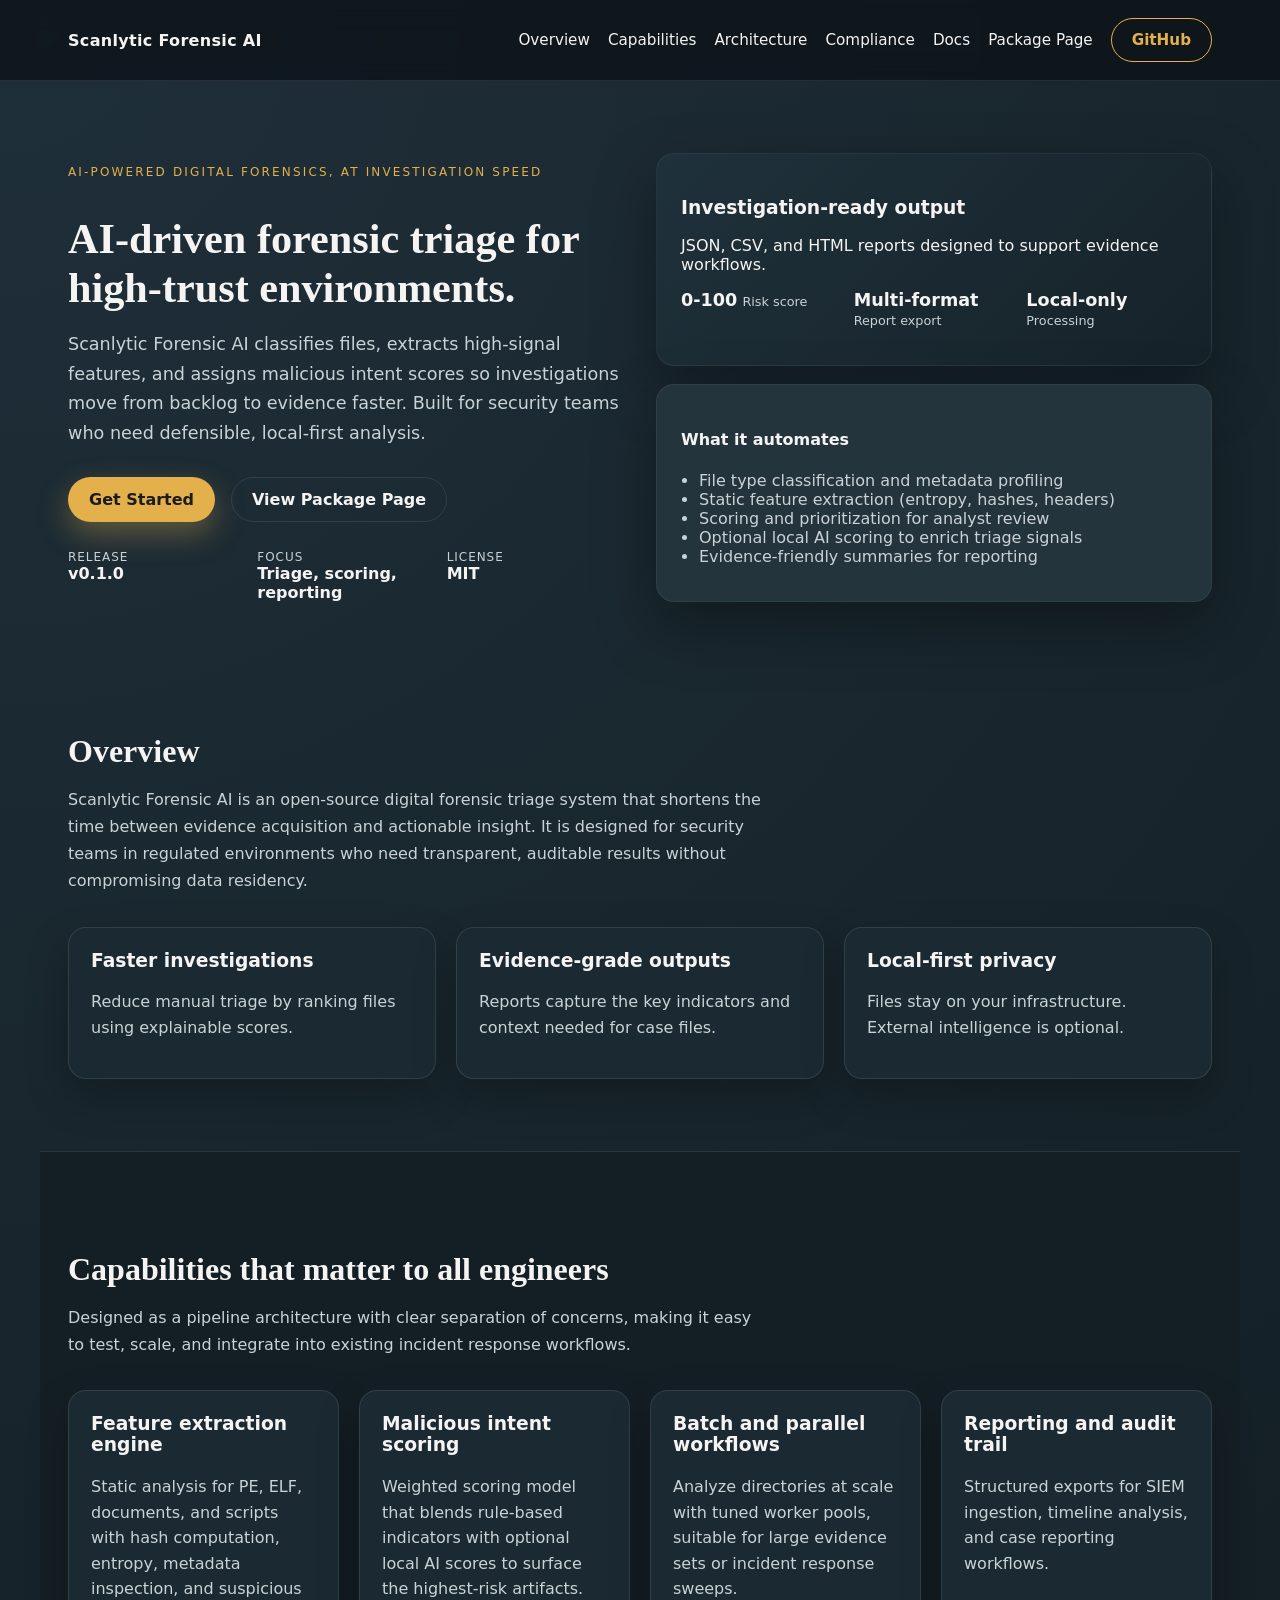
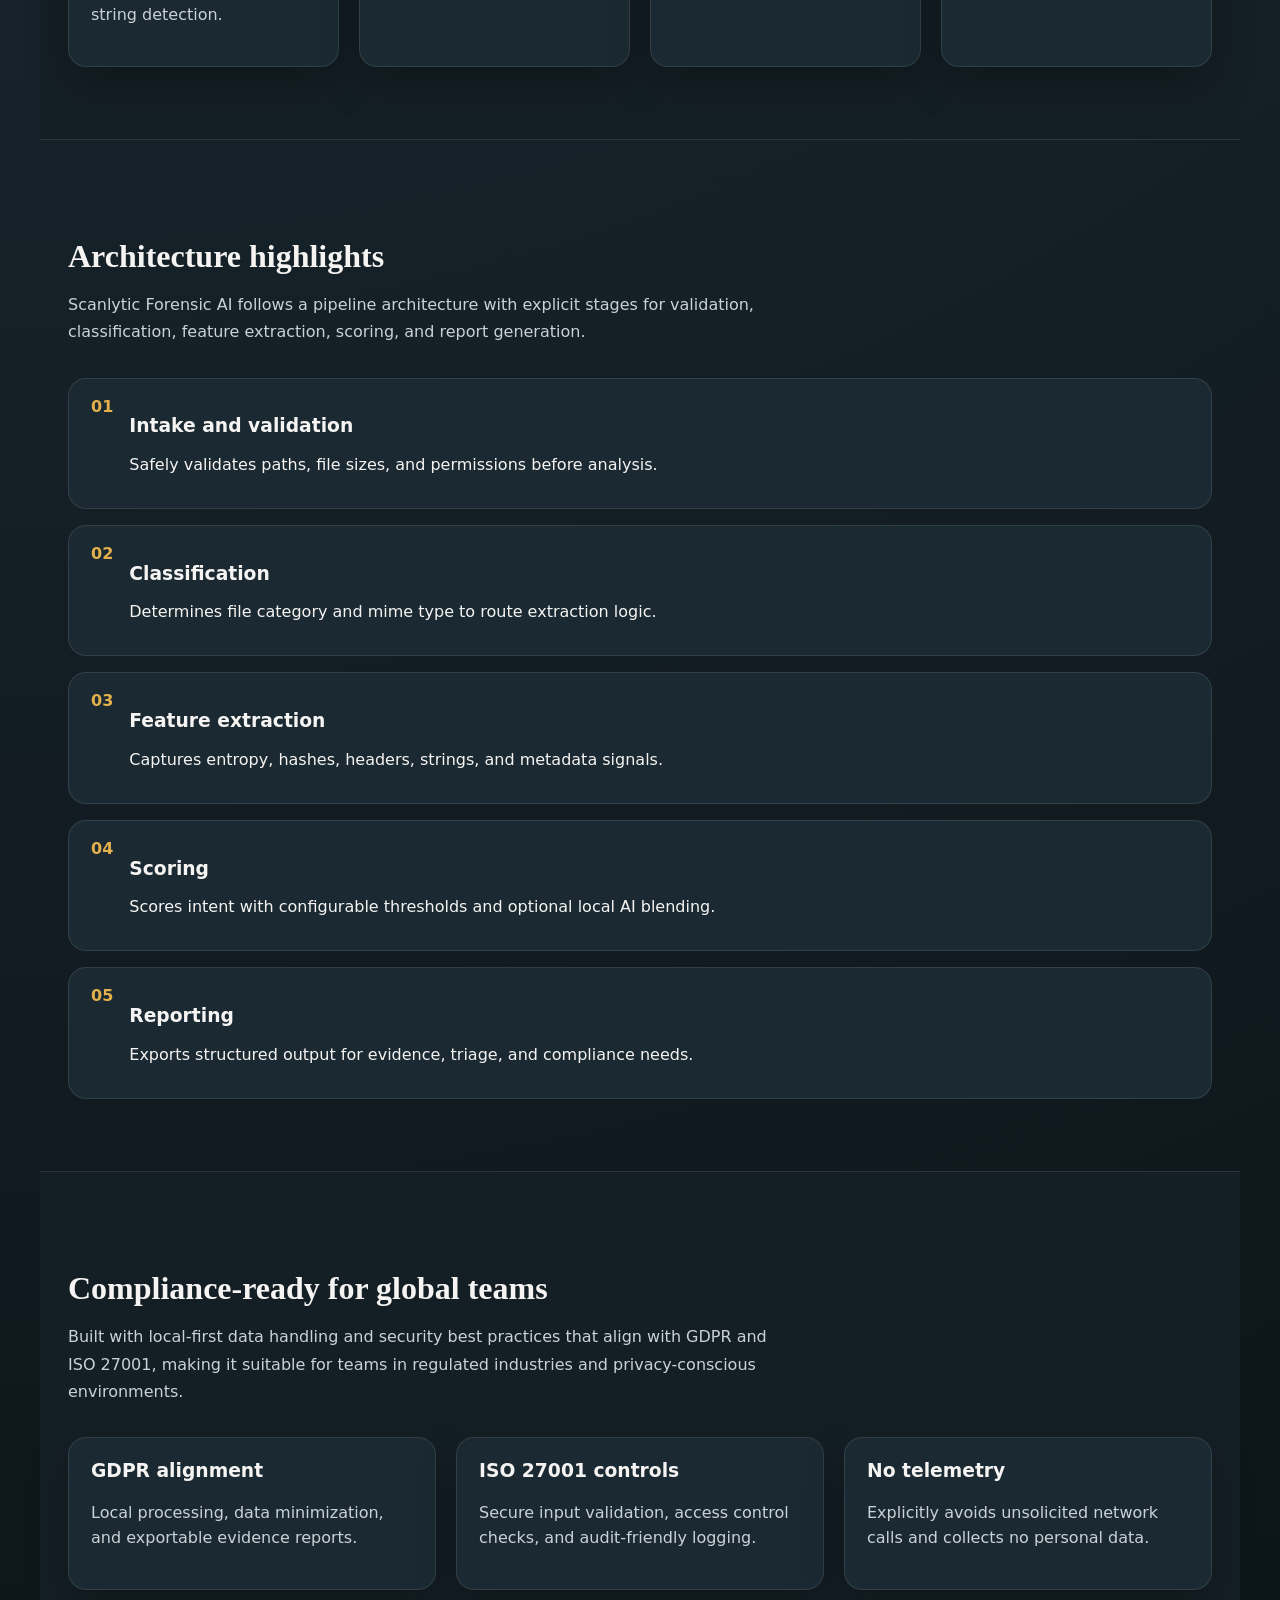
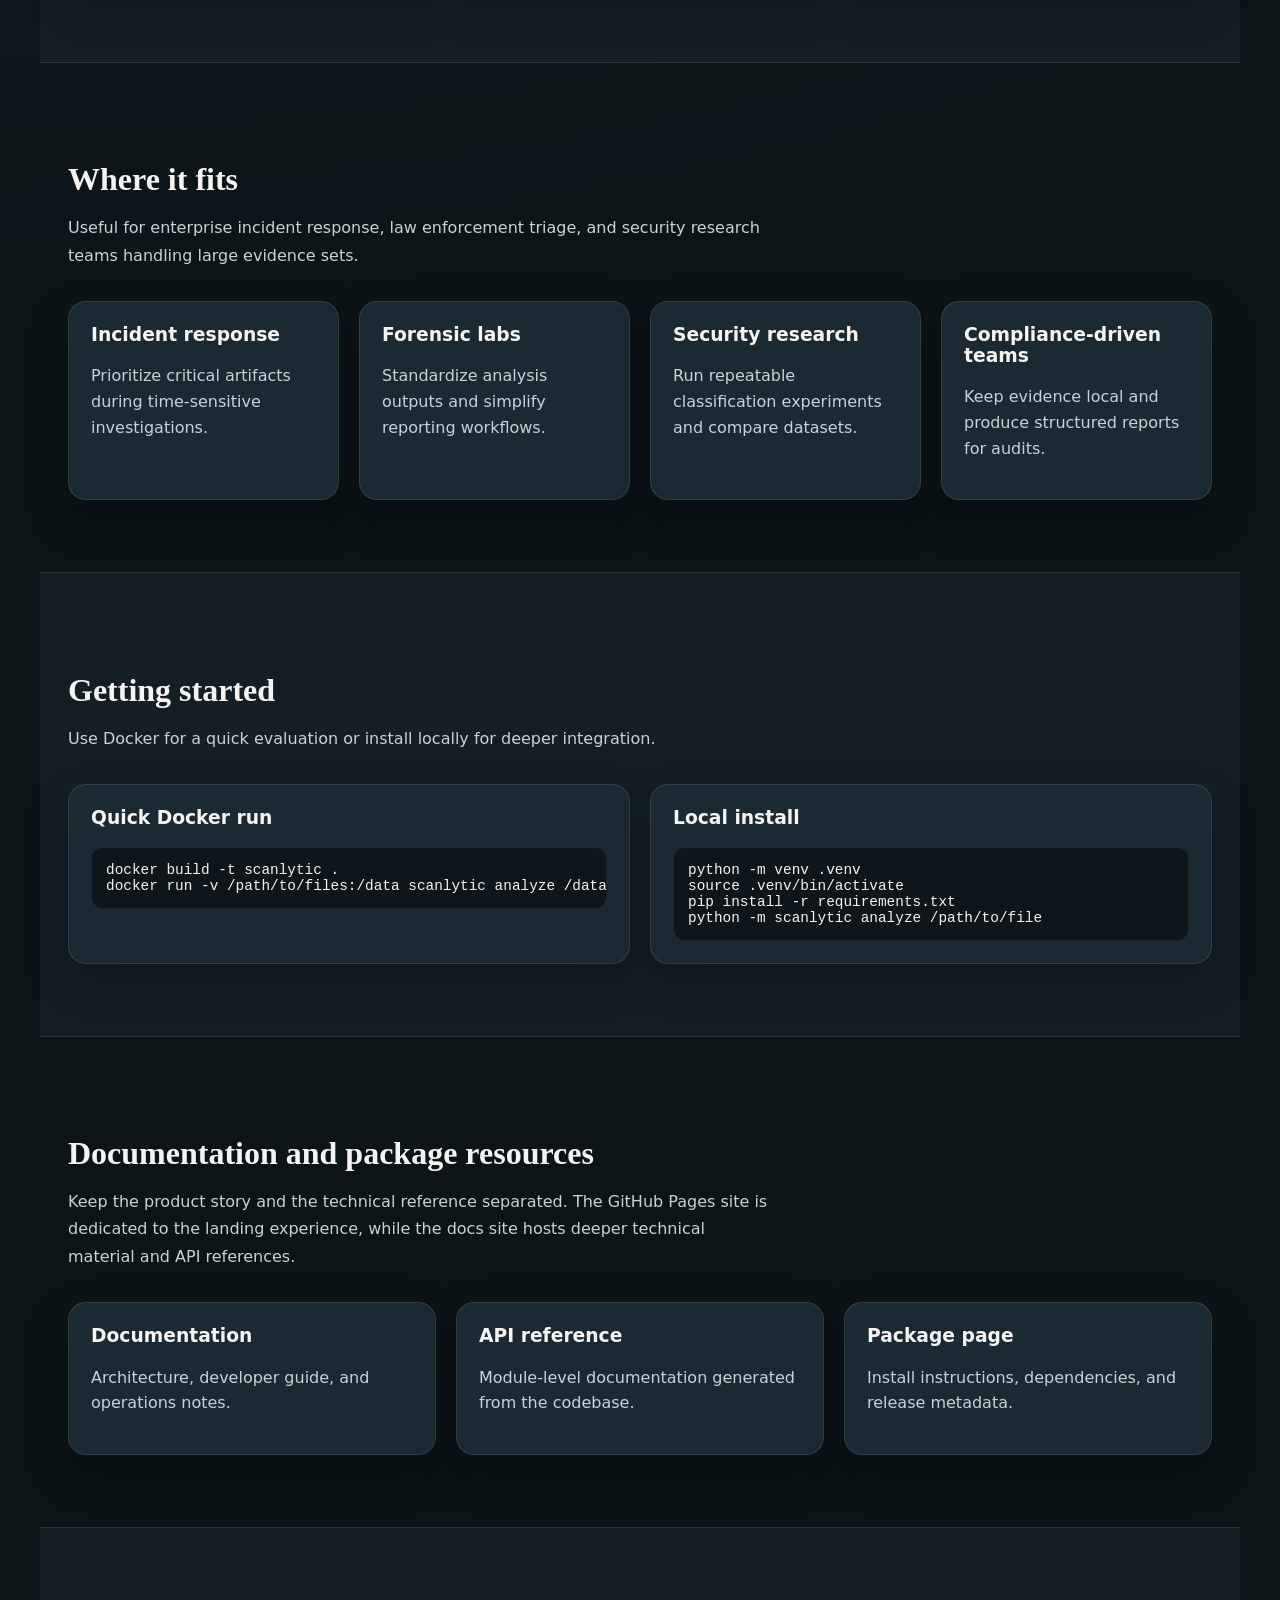
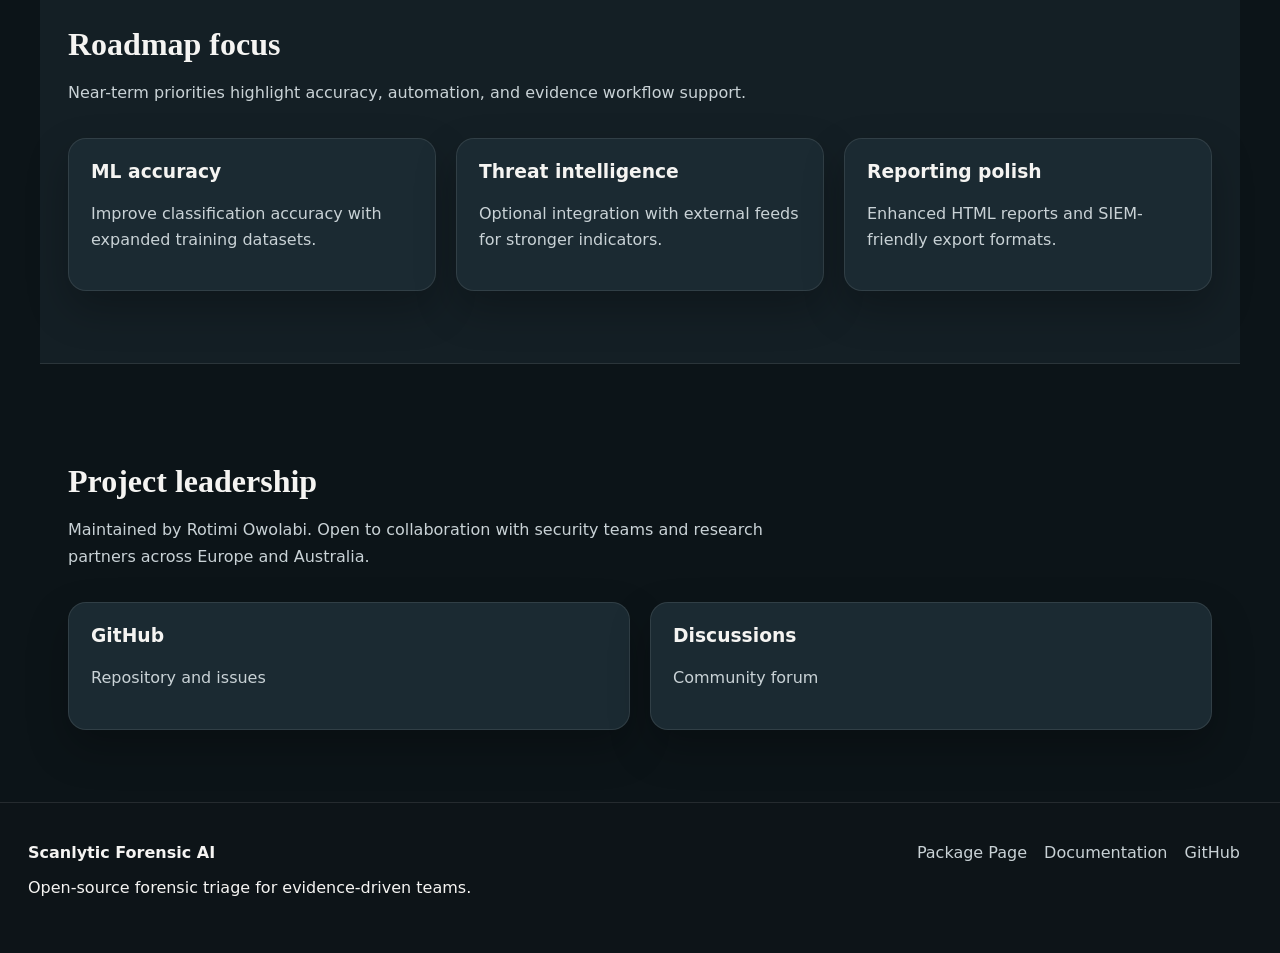
<file: site/index.html>
<!doctype html>
<html lang="en">
  <head>
    <meta charset="utf-8" />
    <meta name="viewport" content="width=device-width, initial-scale=1" />
    <title>Scanlytic Forensic AI | Digital Forensic Triage</title>
    <meta
      name="description"
      content="Scanlytic Forensic AI is an open-source forensic triage system that classifies files and scores malicious intent for rapid investigations."
    />
    <link rel="stylesheet" href="assets/css/style.css" />
  </head>
  <body>
    <header class="site-header">
      <a class="skip-link" href="#main">Skip to content</a>
      <nav class="nav">
        <div class="logo">Scanlytic Forensic AI</div>
        <div class="nav-links">
          <a href="#overview">Overview</a>
          <a href="#capabilities">Capabilities</a>
          <a href="#architecture">Architecture</a>
          <a href="#compliance">Compliance</a>
          <a href="#docs">Docs</a>
          <a href="package/">Package Page</a>
          <a class="btn btn-outline" href="https://github.com/rohteemie/Scanlytic-Forensic-AI">GitHub</a>
        </div>
      </nav>
    </header>

    <main id="main">
      <section class="hero">
        <div class="hero-content">
          <p class="eyebrow">AI-powered digital forensics, at investigation speed</p>
          <h1>AI-driven forensic triage for high-trust environments.</h1>
          <p class="lead">
            Scanlytic Forensic AI classifies files, extracts high-signal features, and assigns
            malicious intent scores so investigations move from backlog to evidence faster.
            Built for security teams who need defensible, local-first analysis.
          </p>
          <div class="cta-row">
            <a class="btn btn-primary" href="#getting-started">Get Started</a>
            <a class="btn btn-ghost" href="package/">View Package Page</a>
          </div>
          <div class="hero-meta">
            <div>
              <span class="meta-label">Release</span>
              <span class="meta-value">v0.1.0</span>
            </div>
            <div>
              <span class="meta-label">Focus</span>
              <span class="meta-value">Triage, scoring, reporting</span>
            </div>
            <div>
              <span class="meta-label">License</span>
              <span class="meta-value">MIT</span>
            </div>
          </div>
        </div>
        <div class="hero-panel">
          <div class="panel-card">
            <h3>Investigation-ready output</h3>
            <p>JSON, CSV, and HTML reports designed to support evidence workflows.</p>
            <div class="panel-metrics">
              <div>
                <span class="metric">0-100</span>
                <span class="metric-label">Risk score</span>
              </div>
              <div>
                <span class="metric">Multi-format</span>
                <span class="metric-label">Report export</span>
              </div>
              <div>
                <span class="metric">Local-only</span>
                <span class="metric-label">Processing</span>
              </div>
            </div>
          </div>
          <div class="panel-card panel-secondary">
            <h4>What it automates</h4>
            <ul>
              <li>File type classification and metadata profiling</li>
              <li>Static feature extraction (entropy, hashes, headers)</li>
              <li>Scoring and prioritization for analyst review</li>
              <li>Optional local AI scoring to enrich triage signals</li>
              <li>Evidence-friendly summaries for reporting</li>
            </ul>
          </div>
        </div>
      </section>

      <section id="overview" class="section">
        <div class="section-header">
          <h2>Overview</h2>
          <p>
            Scanlytic Forensic AI is an open-source digital forensic triage system that shortens
            the time between evidence acquisition and actionable insight. It is designed for
            security teams in regulated environments who need transparent, auditable results
            without compromising data residency.
          </p>
        </div>
        <div class="grid three">
          <div class="card reveal">
            <h3>Faster investigations</h3>
            <p>Reduce manual triage by ranking files using explainable scores.</p>
          </div>
          <div class="card reveal">
            <h3>Evidence-grade outputs</h3>
            <p>Reports capture the key indicators and context needed for case files.</p>
          </div>
          <div class="card reveal">
            <h3>Local-first privacy</h3>
            <p>Files stay on your infrastructure. External intelligence is optional.</p>
          </div>
        </div>
      </section>

      <section id="capabilities" class="section section-alt">
        <div class="section-header">
          <h2>Capabilities that matter to all engineers</h2>
          <p>
            Designed as a pipeline architecture with clear separation of concerns, making it easy
            to test, scale, and integrate into existing incident response workflows.
          </p>
        </div>
        <div class="grid two">
          <div class="card reveal">
            <h3>Feature extraction engine</h3>
            <p>
              Static analysis for PE, ELF, documents, and scripts with hash computation, entropy,
              metadata inspection, and suspicious string detection.
            </p>
          </div>
          <div class="card reveal">
            <h3>Malicious intent scoring</h3>
            <p>
              Weighted scoring model that blends rule-based indicators with optional local AI
              scores to surface the highest-risk artifacts.
            </p>
          </div>
          <div class="card reveal">
            <h3>Batch and parallel workflows</h3>
            <p>
              Analyze directories at scale with tuned worker pools, suitable for large evidence
              sets or incident response sweeps.
            </p>
          </div>
          <div class="card reveal">
            <h3>Reporting and audit trail</h3>
            <p>
              Structured exports for SIEM ingestion, timeline analysis, and case reporting
              workflows.
            </p>
          </div>
        </div>
      </section>

      <section id="architecture" class="section">
        <div class="section-header">
          <h2>Architecture highlights</h2>
          <p>
            Scanlytic Forensic AI follows a pipeline architecture with explicit stages for
            validation, classification, feature extraction, scoring, and report generation.
          </p>
        </div>
        <div class="timeline">
          <div class="timeline-step reveal">
            <span class="step-index">01</span>
            <div>
              <h3>Intake and validation</h3>
              <p>Safely validates paths, file sizes, and permissions before analysis.</p>
            </div>
          </div>
          <div class="timeline-step reveal">
            <span class="step-index">02</span>
            <div>
              <h3>Classification</h3>
              <p>Determines file category and mime type to route extraction logic.</p>
            </div>
          </div>
          <div class="timeline-step reveal">
            <span class="step-index">03</span>
            <div>
              <h3>Feature extraction</h3>
              <p>Captures entropy, hashes, headers, strings, and metadata signals.</p>
            </div>
          </div>
          <div class="timeline-step reveal">
            <span class="step-index">04</span>
            <div>
              <h3>Scoring</h3>
              <p>Scores intent with configurable thresholds and optional local AI blending.</p>
            </div>
          </div>
          <div class="timeline-step reveal">
            <span class="step-index">05</span>
            <div>
              <h3>Reporting</h3>
              <p>Exports structured output for evidence, triage, and compliance needs.</p>
            </div>
          </div>
        </div>
      </section>

      <section id="compliance" class="section section-alt">
        <div class="section-header">
          <h2>Compliance-ready for global teams</h2>
          <p>
            Built with local-first data handling and security best practices that align with GDPR and ISO 27001,
            making it suitable for teams in regulated industries and privacy-conscious environments.
          </p>
        </div>
        <div class="grid three">
          <div class="card reveal">
            <h3>GDPR alignment</h3>
            <p>Local processing, data minimization, and exportable evidence reports.</p>
          </div>
          <div class="card reveal">
            <h3>ISO 27001 controls</h3>
            <p>Secure input validation, access control checks, and audit-friendly logging.</p>
          </div>
          <div class="card reveal">
            <h3>No telemetry</h3>
            <p>Explicitly avoids unsolicited network calls and collects no personal data.</p>
          </div>
        </div>
      </section>

      <section id="use-cases" class="section">
        <div class="section-header">
          <h2>Where it fits</h2>
          <p>
            Useful for enterprise incident response, law enforcement triage, and security
            research teams handling large evidence sets.
          </p>
        </div>
        <div class="grid two">
          <div class="card reveal">
            <h3>Incident response</h3>
            <p>Prioritize critical artifacts during time-sensitive investigations.</p>
          </div>
          <div class="card reveal">
            <h3>Forensic labs</h3>
            <p>Standardize analysis outputs and simplify reporting workflows.</p>
          </div>
          <div class="card reveal">
            <h3>Security research</h3>
            <p>Run repeatable classification experiments and compare datasets.</p>
          </div>
          <div class="card reveal">
            <h3>Compliance-driven teams</h3>
            <p>Keep evidence local and produce structured reports for audits.</p>
          </div>
        </div>
      </section>

      <section id="getting-started" class="section section-alt">
        <div class="section-header">
          <h2>Getting started</h2>
          <p>Use Docker for a quick evaluation or install locally for deeper integration.</p>
        </div>
        <div class="grid two">
          <div class="card reveal">
            <h3>Quick Docker run</h3>
            <pre><code>docker build -t scanlytic .
docker run -v /path/to/files:/data scanlytic analyze /data --recursive</code></pre>
          </div>
          <div class="card reveal">
            <h3>Local install</h3>
            <pre><code>python -m venv .venv
source .venv/bin/activate
pip install -r requirements.txt
python -m scanlytic analyze /path/to/file</code></pre>
          </div>
        </div>
      </section>

      <section id="docs" class="section">
        <div class="section-header">
          <h2>Documentation and package resources</h2>
          <p>
            Keep the product story and the technical reference separated. The GitHub Pages site
            is dedicated to the landing experience, while the docs site hosts deeper technical
            material and API references.
          </p>
        </div>
        <div class="grid three">
          <a class="card link-card reveal" href="docs/">
            <h3>Documentation</h3>
            <p>Architecture, developer guide, and operations notes.</p>
          </a>
          <a class="card link-card reveal" href="docs/api/">
            <h3>API reference</h3>
            <p>Module-level documentation generated from the codebase.</p>
          </a>
          <a class="card link-card reveal" href="package/">
            <h3>Package page</h3>
            <p>Install instructions, dependencies, and release metadata.</p>
          </a>
        </div>
      </section>

      <section id="roadmap" class="section section-alt">
        <div class="section-header">
          <h2>Roadmap focus</h2>
          <p>Near-term priorities highlight accuracy, automation, and evidence workflow support.</p>
        </div>
        <div class="grid three">
          <div class="card reveal">
            <h3>ML accuracy</h3>
            <p>Improve classification accuracy with expanded training datasets.</p>
          </div>
          <div class="card reveal">
            <h3>Threat intelligence</h3>
            <p>Optional integration with external feeds for stronger indicators.</p>
          </div>
          <div class="card reveal">
            <h3>Reporting polish</h3>
            <p>Enhanced HTML reports and SIEM-friendly export formats.</p>
          </div>
        </div>
      </section>

      <section id="contact" class="section">
        <div class="section-header">
          <h2>Project leadership</h2>
          <p>
            Maintained by Rotimi Owolabi. Open to collaboration with security teams and research
            partners across Europe and Australia.
          </p>
        </div>
        <div class="grid two">
          <div class="card reveal">
            <h3>GitHub</h3>
            <p><a href="https://github.com/rohteemie/Scanlytic-Forensic-AI">Repository and issues</a></p>
          </div>
          <div class="card reveal">
            <h3>Discussions</h3>
            <p><a href="https://github.com/rohteemie/Scanlytic-Forensic-AI/discussions">Community forum</a></p>
          </div>
        </div>
      </section>
    </main>

    <footer class="site-footer">
      <div>
        <strong>Scanlytic Forensic AI</strong>
        <p>Open-source forensic triage for evidence-driven teams.</p>
      </div>
      <div>
        <a href="package/">Package Page</a>
        <a href="docs/">Documentation</a>
        <a href="https://github.com/rohteemie/Scanlytic-Forensic-AI">GitHub</a>
      </div>
    </footer>

    <script src="assets/js/main.js"></script>
  </body>
</html>
</file>
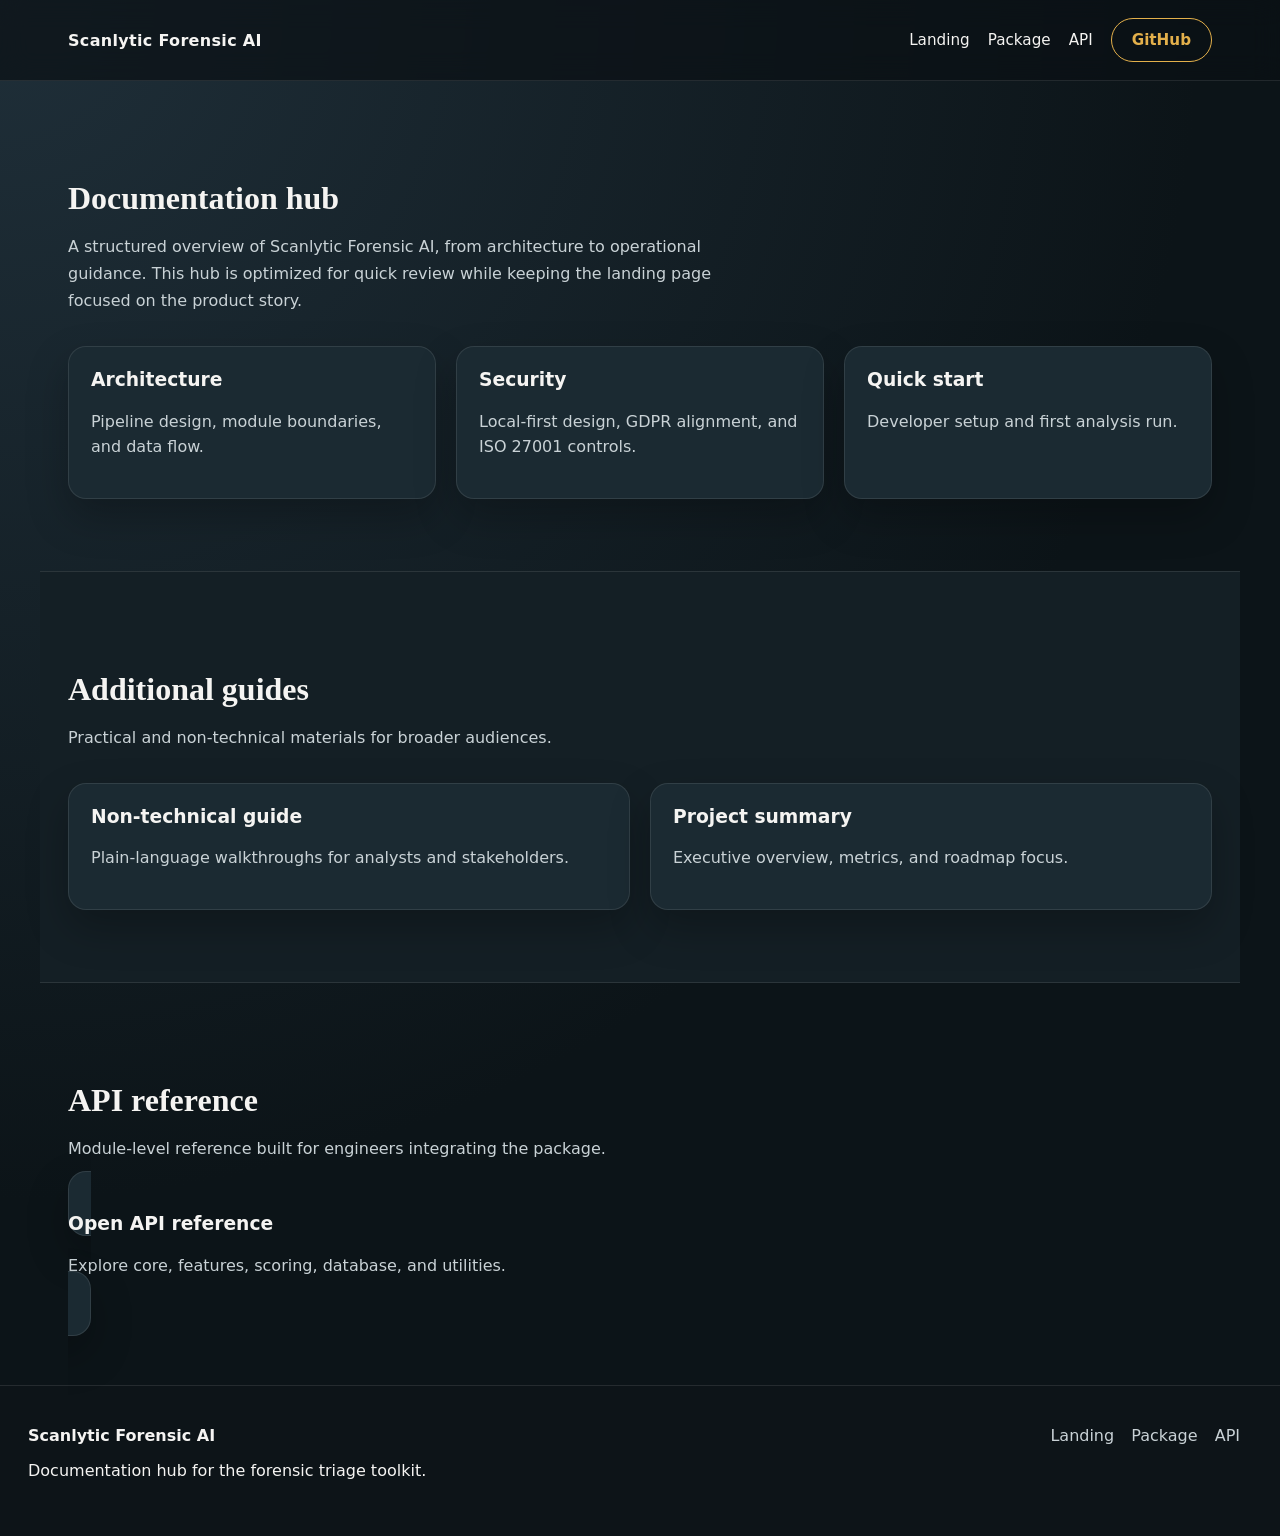
<file: site/docs/index.html>
<!doctype html>
<html lang="en">
  <head>
    <meta charset="utf-8" />
    <meta name="viewport" content="width=device-width, initial-scale=1" />
    <title>Scanlytic Forensic AI | Documentation</title>
    <meta
      name="description"
      content="Documentation hub for Scanlytic Forensic AI: architecture, guides, and security." />
    <link rel="stylesheet" href="../assets/css/style.css" />
  </head>
  <body>
    <header class="site-header">
      <nav class="nav">
        <div class="logo">Scanlytic Forensic AI</div>
        <div class="nav-links">
          <a href="../">Landing</a>
          <a href="../package/">Package</a>
          <a href="api/">API</a>
          <a class="btn btn-outline" href="https://github.com/rohteemie/Scanlytic-Forensic-AI">GitHub</a>
        </div>
      </nav>
    </header>

    <main id="main">
      <section class="section">
        <div class="section-header">
          <h2>Documentation hub</h2>
          <p>
            A structured overview of Scanlytic Forensic AI, from architecture to operational
            guidance. This hub is optimized for quick review while keeping the landing page
            focused on the product story.
          </p>
        </div>
        <div class="grid three">
          <a class="card link-card" href="architecture.html">
            <h3>Architecture</h3>
            <p>Pipeline design, module boundaries, and data flow.</p>
          </a>
          <a class="card link-card" href="security.html">
            <h3>Security</h3>
            <p>Local-first design, GDPR alignment, and ISO 27001 controls.</p>
          </a>
          <a class="card link-card" href="quickstart.html">
            <h3>Quick start</h3>
            <p>Developer setup and first analysis run.</p>
          </a>
        </div>
      </section>

      <section class="section section-alt">
        <div class="section-header">
          <h2>Additional guides</h2>
          <p>Practical and non-technical materials for broader audiences.</p>
        </div>
        <div class="grid two">
          <a class="card link-card" href="non-technical.html">
            <h3>Non-technical guide</h3>
            <p>Plain-language walkthroughs for analysts and stakeholders.</p>
          </a>
          <a class="card link-card" href="project-summary.html">
            <h3>Project summary</h3>
            <p>Executive overview, metrics, and roadmap focus.</p>
          </a>
        </div>
      </section>

      <section class="section">
        <div class="section-header">
          <h2>API reference</h2>
          <p>Module-level reference built for engineers integrating the package.</p>
        </div>
        <a class="card link-card" href="api/">
          <h3>Open API reference</h3>
          <p>Explore core, features, scoring, database, and utilities.</p>
        </a>
      </section>
    </main>

    <footer class="site-footer">
      <div>
        <strong>Scanlytic Forensic AI</strong>
        <p>Documentation hub for the forensic triage toolkit.</p>
      </div>
      <div>
        <a href="../">Landing</a>
        <a href="../package/">Package</a>
        <a href="api/">API</a>
      </div>
    </footer>

    <script src="../assets/js/main.js"></script>
  </body>
</html>
</file>
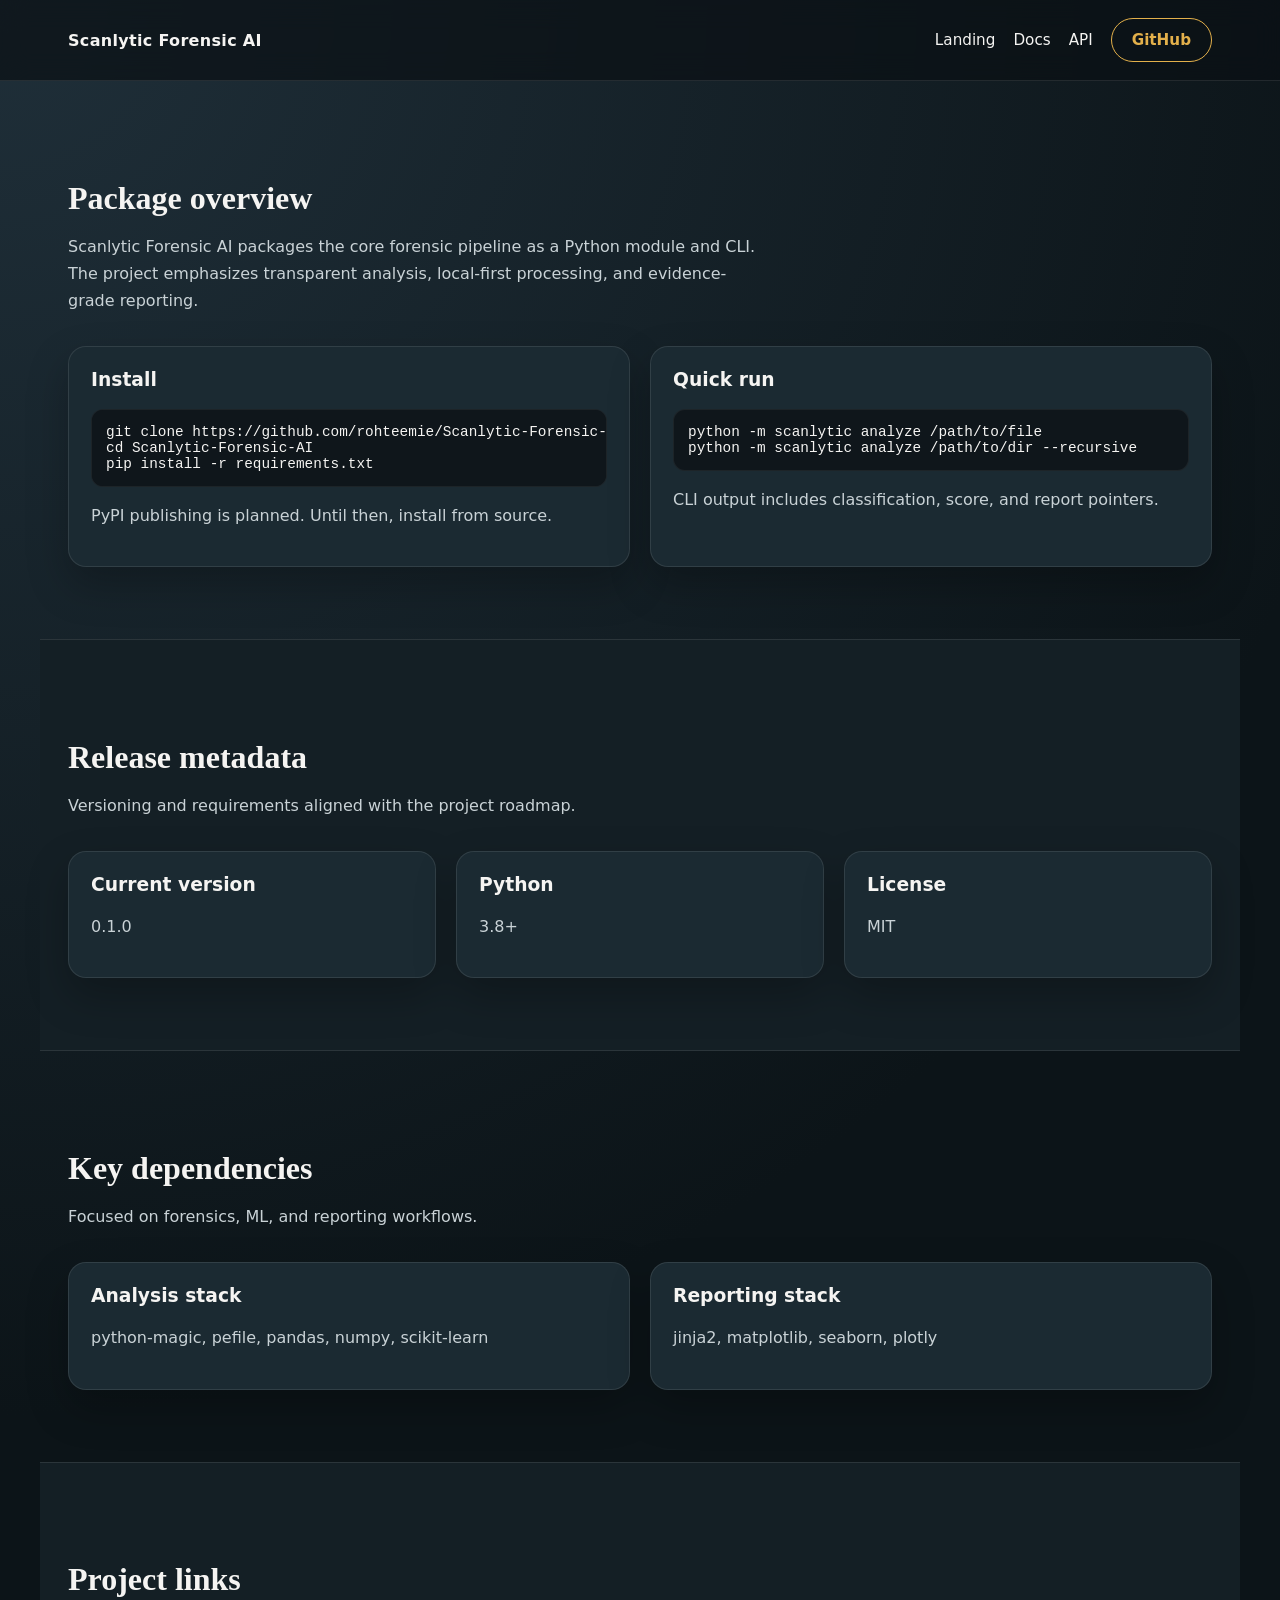
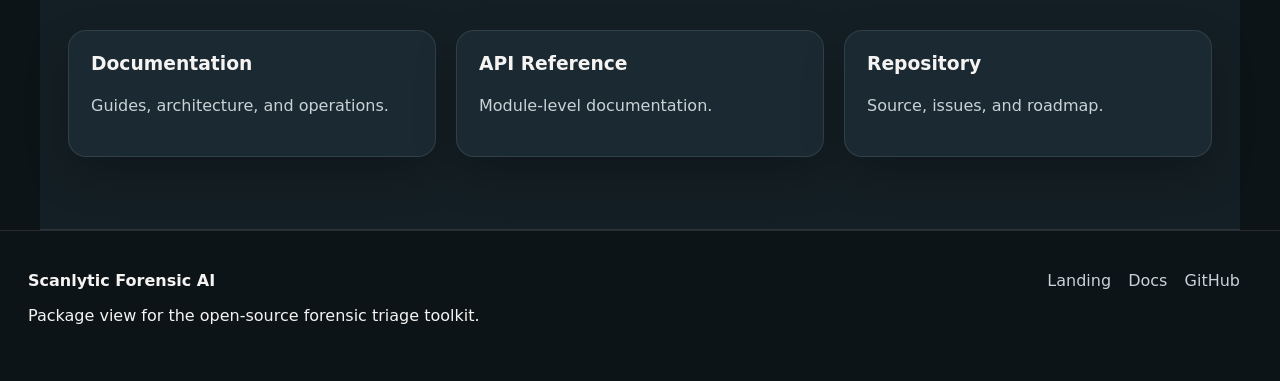
<file: site/package/index.html>
<!doctype html>
<html lang="en">
  <head>
    <meta charset="utf-8" />
    <meta name="viewport" content="width=device-width, initial-scale=1" />
    <title>Scanlytic Forensic AI | Package Page</title>
    <meta
      name="description"
      content="Package overview, installation, and release metadata for Scanlytic Forensic AI."
    />
    <link rel="stylesheet" href="../assets/css/style.css" />
  </head>
  <body>
    <header class="site-header">
      <nav class="nav">
        <div class="logo">Scanlytic Forensic AI</div>
        <div class="nav-links">
          <a href="../">Landing</a>
          <a href="../docs/">Docs</a>
          <a href="../docs/api/">API</a>
          <a class="btn btn-outline" href="https://github.com/rohteemie/Scanlytic-Forensic-AI">GitHub</a>
        </div>
      </nav>
    </header>

    <main id="main">
      <section class="section">
        <div class="section-header">
          <h2>Package overview</h2>
          <p>
            Scanlytic Forensic AI packages the core forensic pipeline as a Python module and CLI.
            The project emphasizes transparent analysis, local-first processing, and evidence-grade
            reporting.
          </p>
        </div>
        <div class="grid two">
          <div class="card">
            <h3>Install</h3>
            <pre><code>git clone https://github.com/rohteemie/Scanlytic-Forensic-AI.git
cd Scanlytic-Forensic-AI
pip install -r requirements.txt</code></pre>
            <p>PyPI publishing is planned. Until then, install from source.</p>
          </div>
          <div class="card">
            <h3>Quick run</h3>
            <pre><code>python -m scanlytic analyze /path/to/file
python -m scanlytic analyze /path/to/dir --recursive</code></pre>
            <p>CLI output includes classification, score, and report pointers.</p>
          </div>
        </div>
      </section>

      <section class="section section-alt">
        <div class="section-header">
          <h2>Release metadata</h2>
          <p>Versioning and requirements aligned with the project roadmap.</p>
        </div>
        <div class="grid three">
          <div class="card">
            <h3>Current version</h3>
            <p>0.1.0</p>
          </div>
          <div class="card">
            <h3>Python</h3>
            <p>3.8+</p>
          </div>
          <div class="card">
            <h3>License</h3>
            <p>MIT</p>
          </div>
        </div>
      </section>

      <section class="section">
        <div class="section-header">
          <h2>Key dependencies</h2>
          <p>Focused on forensics, ML, and reporting workflows.</p>
        </div>
        <div class="grid two">
          <div class="card">
            <h3>Analysis stack</h3>
            <p>python-magic, pefile, pandas, numpy, scikit-learn</p>
          </div>
          <div class="card">
            <h3>Reporting stack</h3>
            <p>jinja2, matplotlib, seaborn, plotly</p>
          </div>
        </div>
      </section>

      <section class="section section-alt">
        <div class="section-header">
          <h2>Project links</h2>
        </div>
        <div class="grid three">
          <a class="card link-card" href="../docs/">
            <h3>Documentation</h3>
            <p>Guides, architecture, and operations.</p>
          </a>
          <a class="card link-card" href="../docs/api/">
            <h3>API Reference</h3>
            <p>Module-level documentation.</p>
          </a>
          <a class="card link-card" href="https://github.com/rohteemie/Scanlytic-Forensic-AI">
            <h3>Repository</h3>
            <p>Source, issues, and roadmap.</p>
          </a>
        </div>
      </section>
    </main>

    <footer class="site-footer">
      <div>
        <strong>Scanlytic Forensic AI</strong>
        <p>Package view for the open-source forensic triage toolkit.</p>
      </div>
      <div>
        <a href="../">Landing</a>
        <a href="../docs/">Docs</a>
        <a href="https://github.com/rohteemie/Scanlytic-Forensic-AI">GitHub</a>
      </div>
    </footer>

    <script src="../assets/js/main.js"></script>
  </body>
</html>
</file>
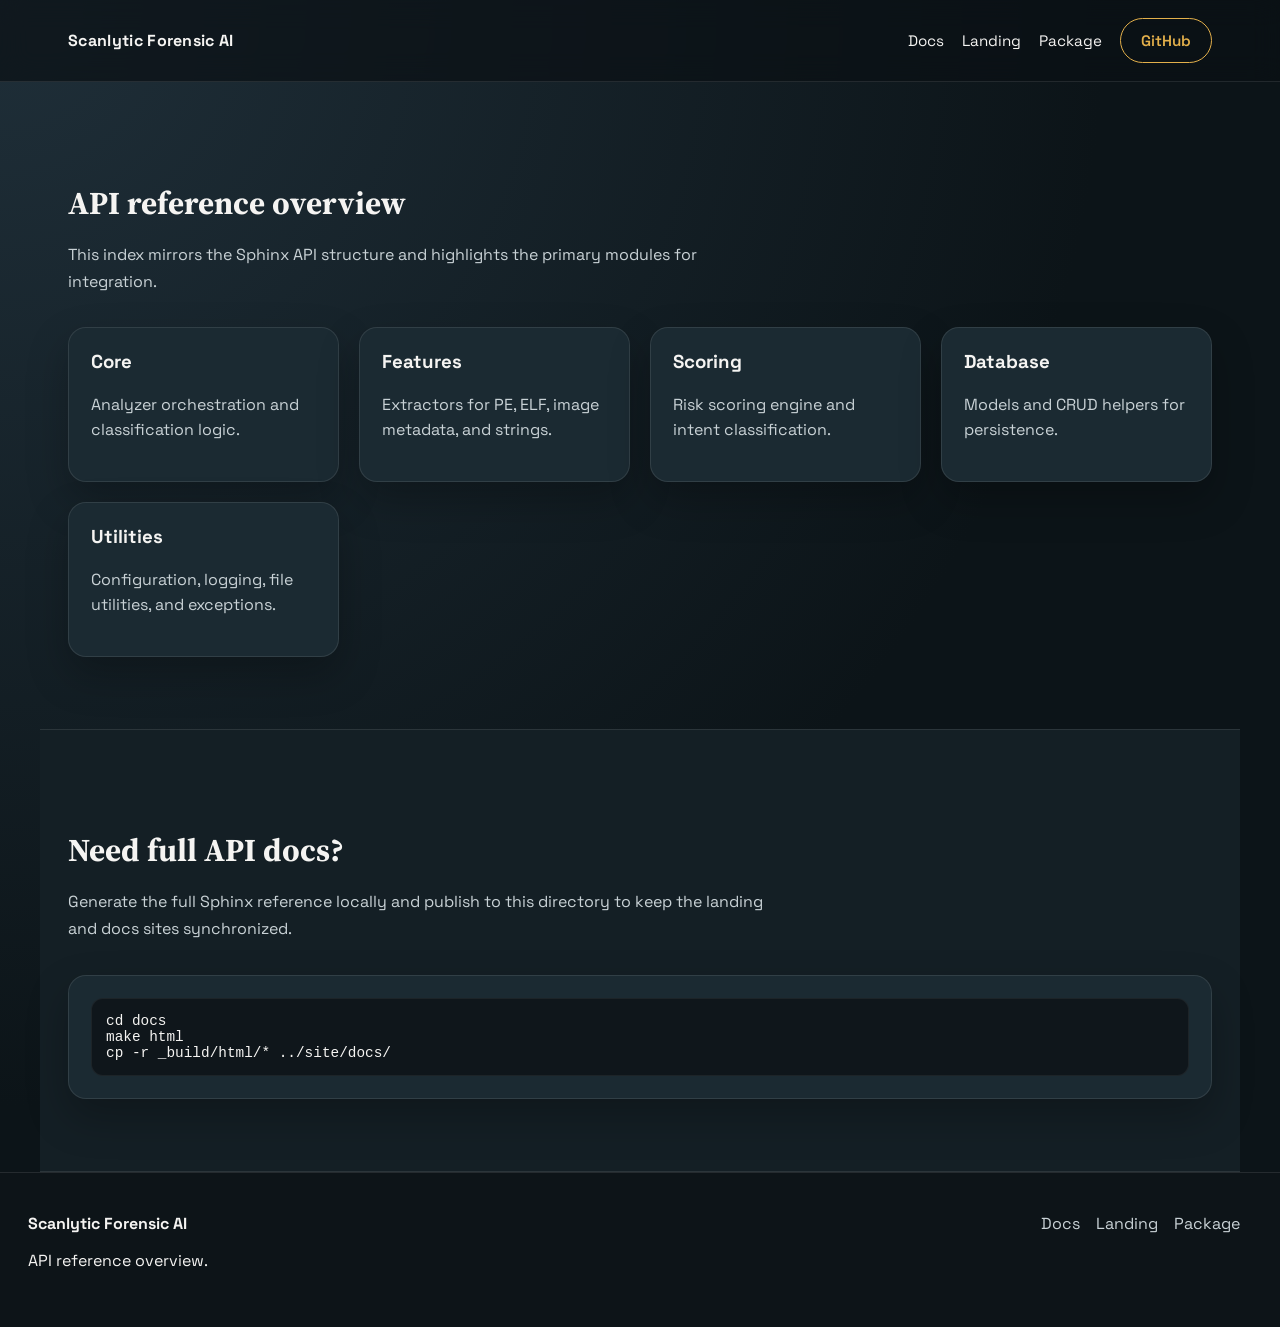
<file: site/docs/api/index.html>
<!doctype html>
<html lang="en">
  <head>
    <meta charset="utf-8" />
    <meta name="viewport" content="width=device-width, initial-scale=1" />
    <title>Scanlytic Forensic AI | API Reference</title>
    <meta name="description" content="API reference overview for Scanlytic Forensic AI." />
    <link rel="preconnect" href="https://fonts.googleapis.com" />
    <link rel="preconnect" href="https://fonts.gstatic.com" crossorigin />
    <link
      href="https://fonts.googleapis.com/css2?family=Space+Grotesk:wght@400;500;600;700&family=Source+Serif+4:wght@400;600;700&display=swap"
      rel="stylesheet"
    />
    <link rel="stylesheet" href="../../assets/css/style.css" />
  </head>
  <body>
    <header class="site-header">
      <nav class="nav">
        <div class="logo">Scanlytic Forensic AI</div>
        <div class="nav-links">
          <a href="../">Docs</a>
          <a href="../../">Landing</a>
          <a href="../../package/">Package</a>
          <a class="btn btn-outline" href="https://github.com/rohteemie/Scanlytic-Forensic-AI">GitHub</a>
        </div>
      </nav>
    </header>

    <main id="main">
      <section class="section">
        <div class="section-header">
          <h2>API reference overview</h2>
          <p>
            This index mirrors the Sphinx API structure and highlights the primary modules for
            integration.
          </p>
        </div>
        <div class="grid two">
          <div class="card">
            <h3>Core</h3>
            <p>Analyzer orchestration and classification logic.</p>
          </div>
          <div class="card">
            <h3>Features</h3>
            <p>Extractors for PE, ELF, image metadata, and strings.</p>
          </div>
          <div class="card">
            <h3>Scoring</h3>
            <p>Risk scoring engine and intent classification.</p>
          </div>
          <div class="card">
            <h3>Database</h3>
            <p>Models and CRUD helpers for persistence.</p>
          </div>
          <div class="card">
            <h3>Utilities</h3>
            <p>Configuration, logging, file utilities, and exceptions.</p>
          </div>
        </div>
      </section>

      <section class="section section-alt">
        <div class="section-header">
          <h2>Need full API docs?</h2>
          <p>
            Generate the full Sphinx reference locally and publish to this directory to keep the
            landing and docs sites synchronized.
          </p>
        </div>
        <div class="card">
          <pre><code>cd docs
make html
cp -r _build/html/* ../site/docs/</code></pre>
        </div>
      </section>
    </main>

    <footer class="site-footer">
      <div>
        <strong>Scanlytic Forensic AI</strong>
        <p>API reference overview.</p>
      </div>
      <div>
        <a href="../">Docs</a>
        <a href="../../">Landing</a>
        <a href="../../package/">Package</a>
      </div>
    </footer>

    <script src="../../assets/js/main.js"></script>
  </body>
</html>
</file>
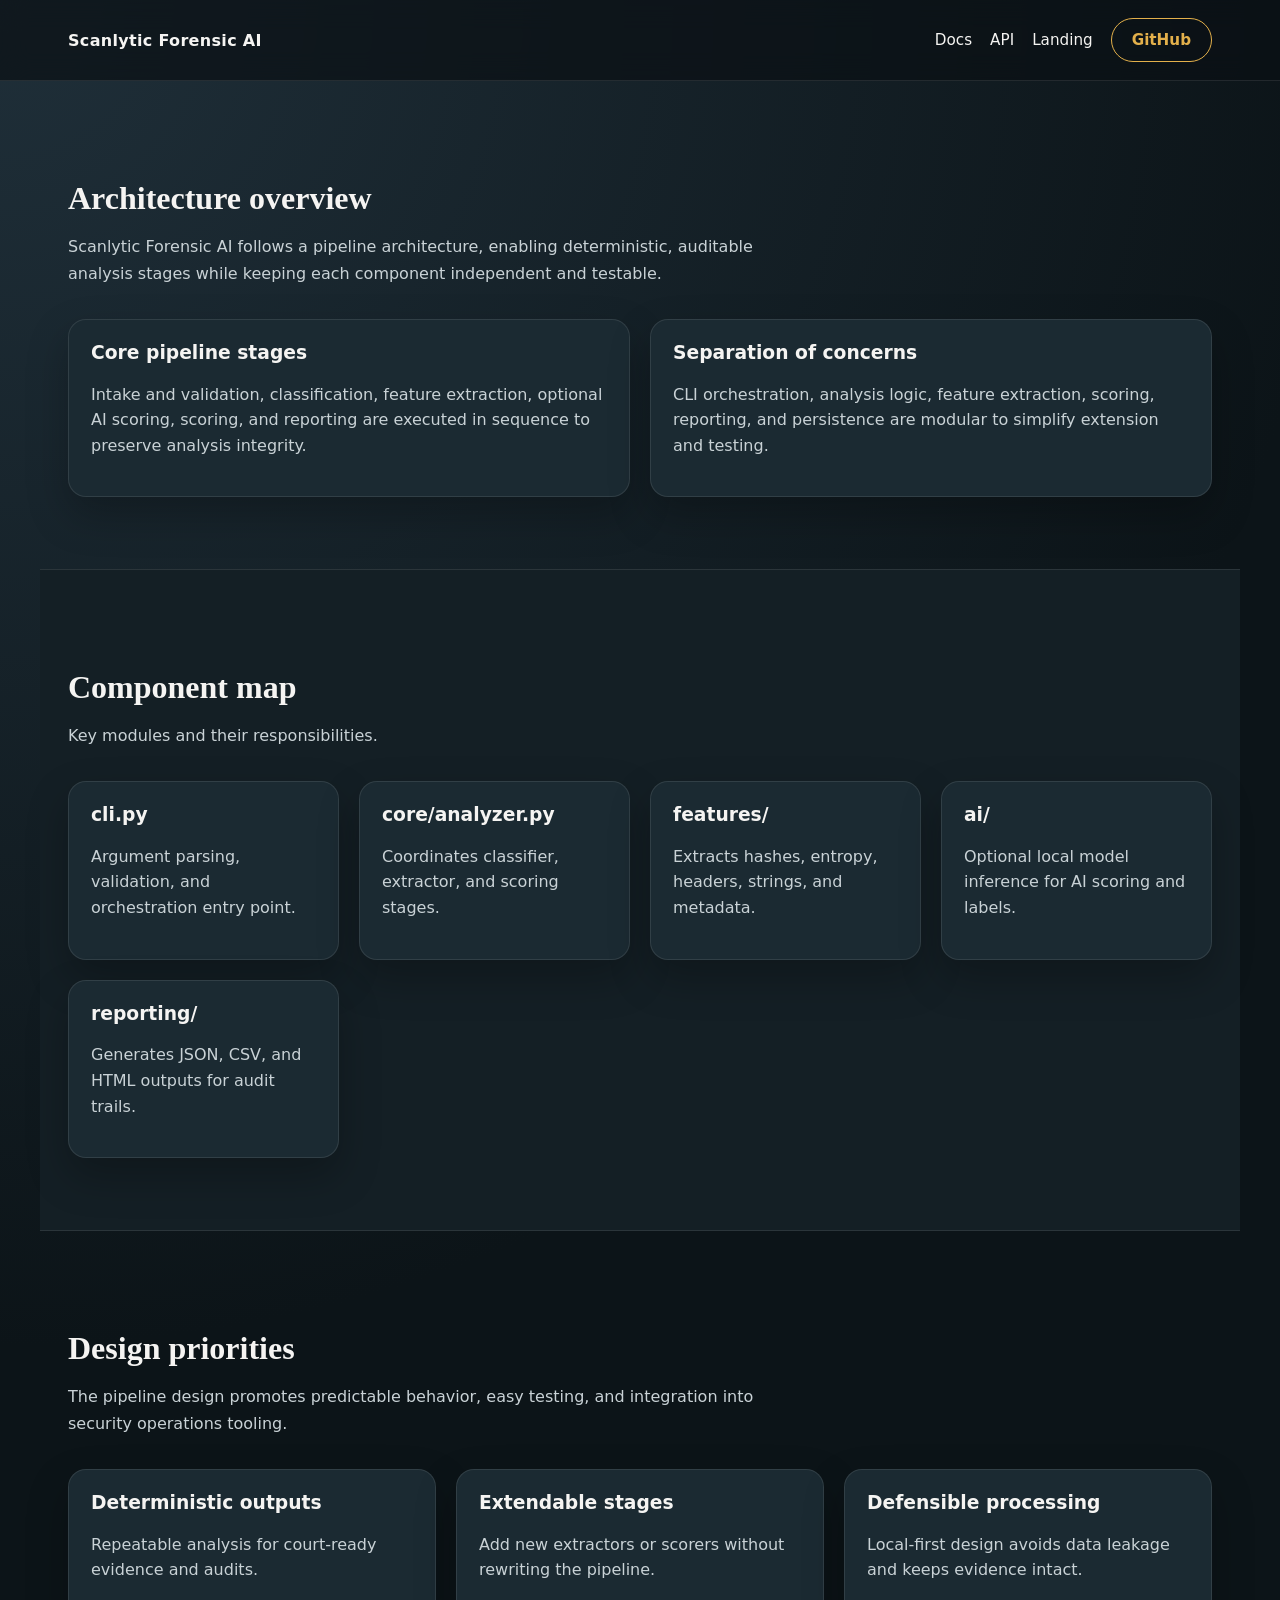
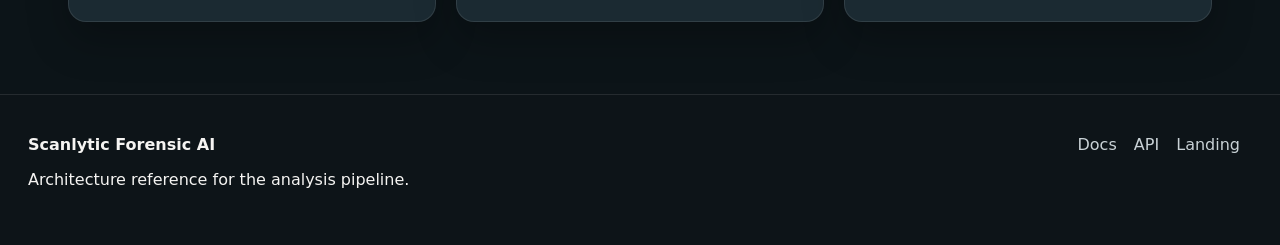
<file: site/docs/architecture.html>
<!doctype html>
<html lang="en">
  <head>
    <meta charset="utf-8" />
    <meta name="viewport" content="width=device-width, initial-scale=1" />
    <title>Scanlytic Forensic AI | Architecture</title>
    <meta name="description" content="Architecture overview for Scanlytic Forensic AI." />
    <link rel="stylesheet" href="../assets/css/style.css" />
  </head>
  <body>
    <header class="site-header">
      <nav class="nav">
        <div class="logo">Scanlytic Forensic AI</div>
        <div class="nav-links">
          <a href="./">Docs</a>
          <a href="api/">API</a>
          <a href="../">Landing</a>
          <a class="btn btn-outline" href="https://github.com/rohteemie/Scanlytic-Forensic-AI">GitHub</a>
        </div>
      </nav>
    </header>

    <main id="main">
      <section class="section">
        <div class="section-header">
          <h2>Architecture overview</h2>
          <p>
            Scanlytic Forensic AI follows a pipeline architecture, enabling deterministic,
            auditable analysis stages while keeping each component independent and testable.
          </p>
        </div>
        <div class="grid two">
          <div class="card">
            <h3>Core pipeline stages</h3>
            <p>
              Intake and validation, classification, feature extraction, optional AI scoring,
              scoring, and reporting are executed in sequence to preserve analysis integrity.
            </p>
          </div>
          <div class="card">
            <h3>Separation of concerns</h3>
            <p>
              CLI orchestration, analysis logic, feature extraction, scoring, reporting, and
              persistence are modular to simplify extension and testing.
            </p>
          </div>
        </div>
      </section>

      <section class="section section-alt">
        <div class="section-header">
          <h2>Component map</h2>
          <p>Key modules and their responsibilities.</p>
        </div>
        <div class="grid two">
          <div class="card">
            <h3>cli.py</h3>
            <p>Argument parsing, validation, and orchestration entry point.</p>
          </div>
          <div class="card">
            <h3>core/analyzer.py</h3>
            <p>Coordinates classifier, extractor, and scoring stages.</p>
          </div>
          <div class="card">
            <h3>features/</h3>
            <p>Extracts hashes, entropy, headers, strings, and metadata.</p>
          </div>
          <div class="card">
            <h3>ai/</h3>
            <p>Optional local model inference for AI scoring and labels.</p>
          </div>
          <div class="card">
            <h3>reporting/</h3>
            <p>Generates JSON, CSV, and HTML outputs for audit trails.</p>
          </div>
        </div>
      </section>

      <section class="section">
        <div class="section-header">
          <h2>Design priorities</h2>
          <p>
            The pipeline design promotes predictable behavior, easy testing, and integration into
            security operations tooling.
          </p>
        </div>
        <div class="grid three">
          <div class="card">
            <h3>Deterministic outputs</h3>
            <p>Repeatable analysis for court-ready evidence and audits.</p>
          </div>
          <div class="card">
            <h3>Extendable stages</h3>
            <p>Add new extractors or scorers without rewriting the pipeline.</p>
          </div>
          <div class="card">
            <h3>Defensible processing</h3>
            <p>Local-first design avoids data leakage and keeps evidence intact.</p>
          </div>
        </div>
      </section>
    </main>

    <footer class="site-footer">
      <div>
        <strong>Scanlytic Forensic AI</strong>
        <p>Architecture reference for the analysis pipeline.</p>
      </div>
      <div>
        <a href="./">Docs</a>
        <a href="api/">API</a>
        <a href="../">Landing</a>
      </div>
    </footer>

    <script src="../assets/js/main.js"></script>
  </body>
</html>
</file>
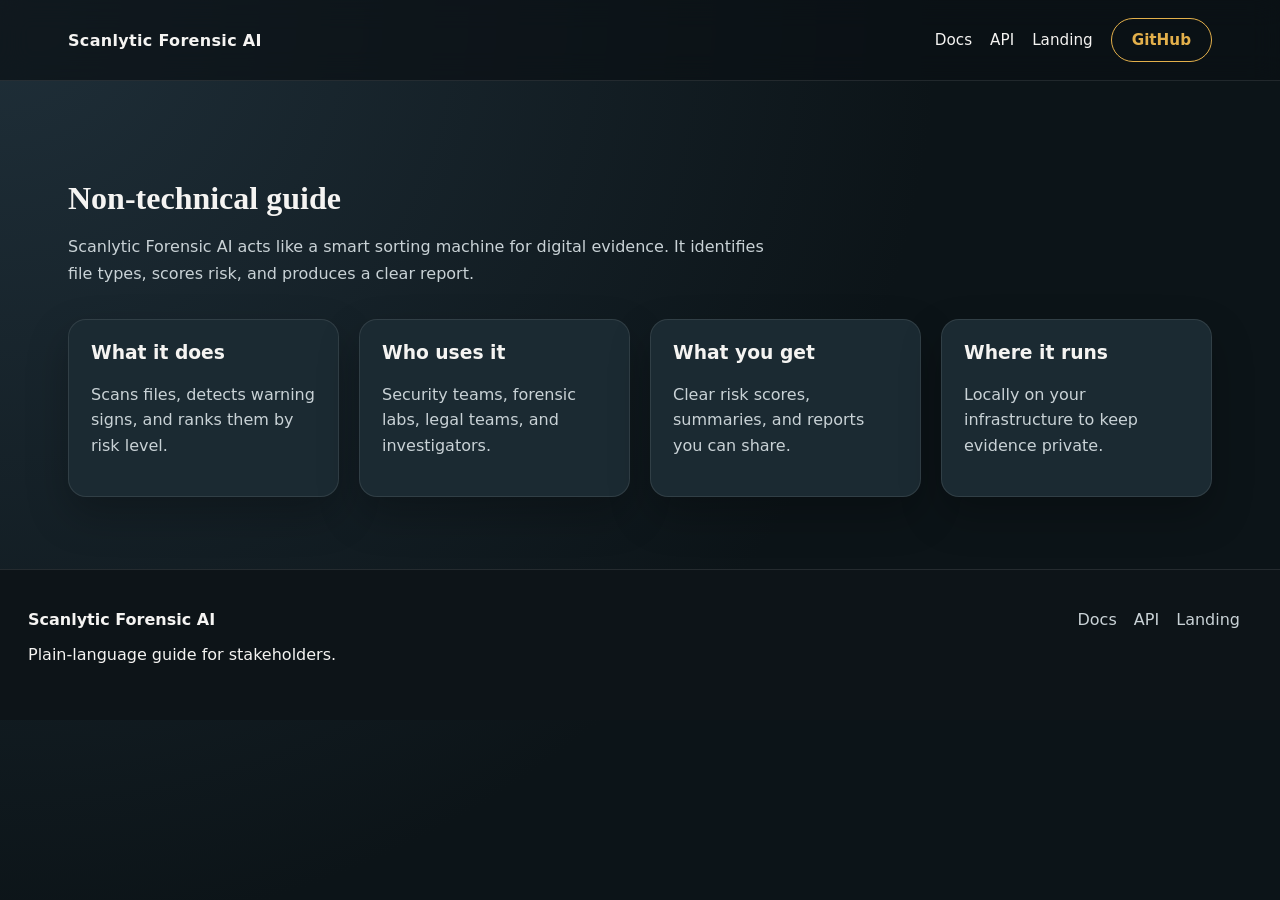
<file: site/docs/non-technical.html>
<!doctype html>
<html lang="en">
  <head>
    <meta charset="utf-8" />
    <meta name="viewport" content="width=device-width, initial-scale=1" />
    <title>Scanlytic Forensic AI | Non-Technical Guide</title>
    <meta name="description" content="Non-technical guide for Scanlytic Forensic AI." />
    <link rel="stylesheet" href="../assets/css/style.css" />
  </head>
  <body>
    <header class="site-header">
      <nav class="nav">
        <div class="logo">Scanlytic Forensic AI</div>
        <div class="nav-links">
          <a href="./">Docs</a>
          <a href="api/">API</a>
          <a href="../">Landing</a>
          <a class="btn btn-outline" href="https://github.com/rohteemie/Scanlytic-Forensic-AI">GitHub</a>
        </div>
      </nav>
    </header>

    <main id="main">
      <section class="section">
        <div class="section-header">
          <h2>Non-technical guide</h2>
          <p>
            Scanlytic Forensic AI acts like a smart sorting machine for digital evidence. It
            identifies file types, scores risk, and produces a clear report.
          </p>
        </div>
        <div class="grid two">
          <div class="card">
            <h3>What it does</h3>
            <p>Scans files, detects warning signs, and ranks them by risk level.</p>
          </div>
          <div class="card">
            <h3>Who uses it</h3>
            <p>Security teams, forensic labs, legal teams, and investigators.</p>
          </div>
          <div class="card">
            <h3>What you get</h3>
            <p>Clear risk scores, summaries, and reports you can share.</p>
          </div>
          <div class="card">
            <h3>Where it runs</h3>
            <p>Locally on your infrastructure to keep evidence private.</p>
          </div>
        </div>
      </section>
    </main>

    <footer class="site-footer">
      <div>
        <strong>Scanlytic Forensic AI</strong>
        <p>Plain-language guide for stakeholders.</p>
      </div>
      <div>
        <a href="./">Docs</a>
        <a href="api/">API</a>
        <a href="../">Landing</a>
      </div>
    </footer>

    <script src="../assets/js/main.js"></script>
  </body>
</html>
</file>
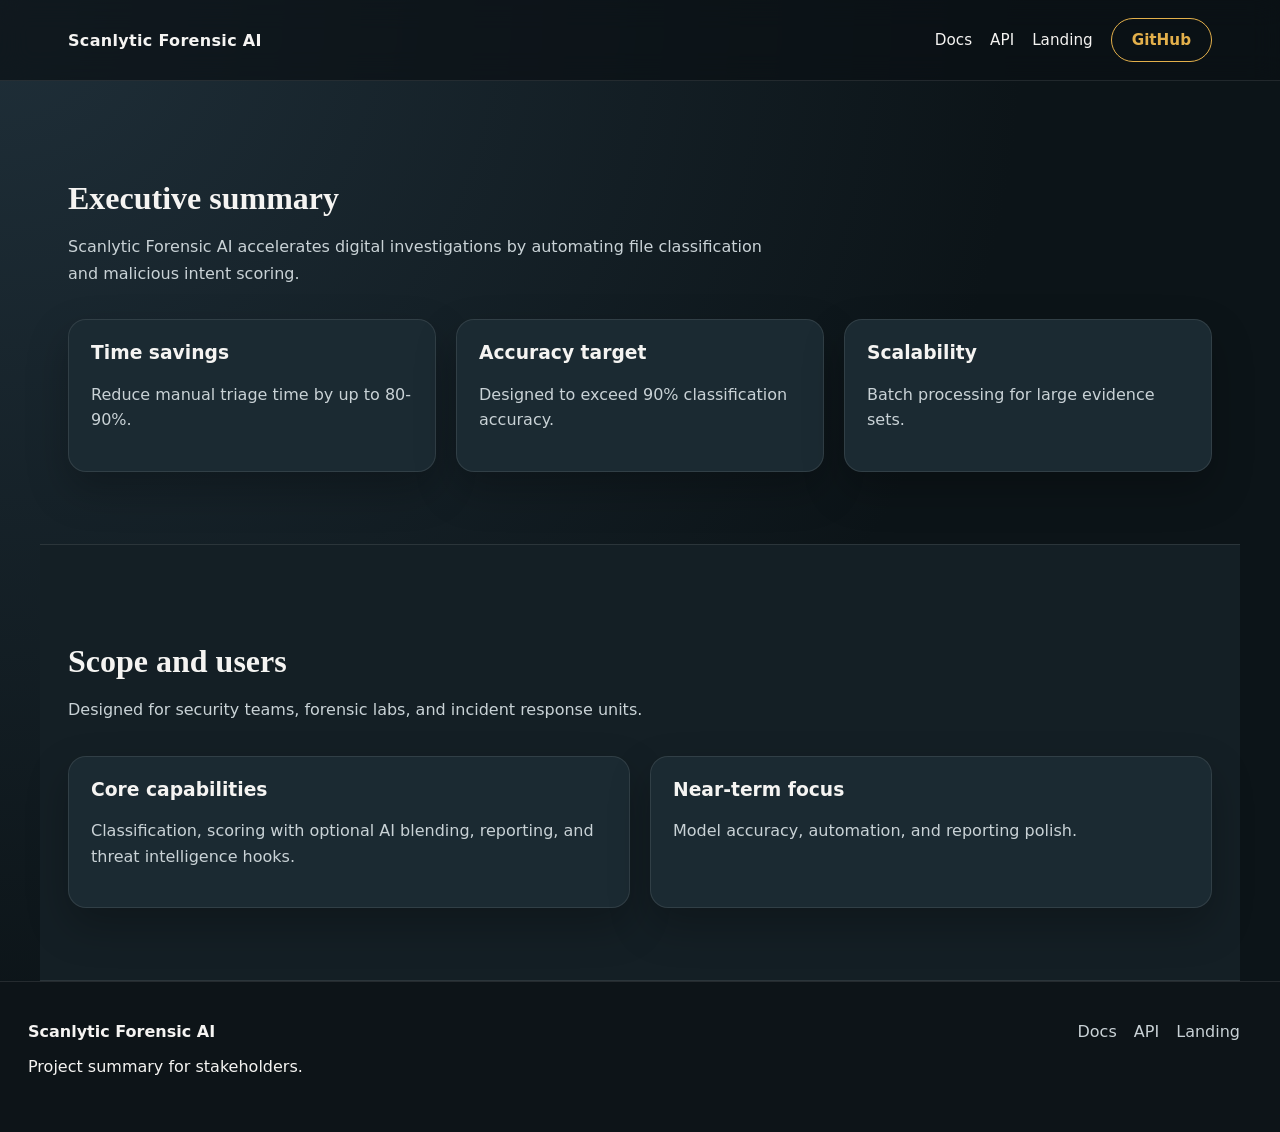
<file: site/docs/project-summary.html>
<!doctype html>
<html lang="en">
  <head>
    <meta charset="utf-8" />
    <meta name="viewport" content="width=device-width, initial-scale=1" />
    <title>Scanlytic Forensic AI | Project Summary</title>
    <meta name="description" content="Executive summary for Scanlytic Forensic AI." />
    <link rel="stylesheet" href="../assets/css/style.css" />
  </head>
  <body>
    <header class="site-header">
      <nav class="nav">
        <div class="logo">Scanlytic Forensic AI</div>
        <div class="nav-links">
          <a href="./">Docs</a>
          <a href="api/">API</a>
          <a href="../">Landing</a>
          <a class="btn btn-outline" href="https://github.com/rohteemie/Scanlytic-Forensic-AI">GitHub</a>
        </div>
      </nav>
    </header>

    <main id="main">
      <section class="section">
        <div class="section-header">
          <h2>Executive summary</h2>
          <p>
            Scanlytic Forensic AI accelerates digital investigations by automating file
            classification and malicious intent scoring.
          </p>
        </div>
        <div class="grid three">
          <div class="card">
            <h3>Time savings</h3>
            <p>Reduce manual triage time by up to 80-90%.</p>
          </div>
          <div class="card">
            <h3>Accuracy target</h3>
            <p>Designed to exceed 90% classification accuracy.</p>
          </div>
          <div class="card">
            <h3>Scalability</h3>
            <p>Batch processing for large evidence sets.</p>
          </div>
        </div>
      </section>

      <section class="section section-alt">
        <div class="section-header">
          <h2>Scope and users</h2>
          <p>Designed for security teams, forensic labs, and incident response units.</p>
        </div>
        <div class="grid two">
          <div class="card">
            <h3>Core capabilities</h3>
            <p>Classification, scoring with optional AI blending, reporting, and threat intelligence hooks.</p>
          </div>
          <div class="card">
            <h3>Near-term focus</h3>
            <p>Model accuracy, automation, and reporting polish.</p>
          </div>
        </div>
      </section>
    </main>

    <footer class="site-footer">
      <div>
        <strong>Scanlytic Forensic AI</strong>
        <p>Project summary for stakeholders.</p>
      </div>
      <div>
        <a href="./">Docs</a>
        <a href="api/">API</a>
        <a href="../">Landing</a>
      </div>
    </footer>

    <script src="../assets/js/main.js"></script>
  </body>
</html>
</file>
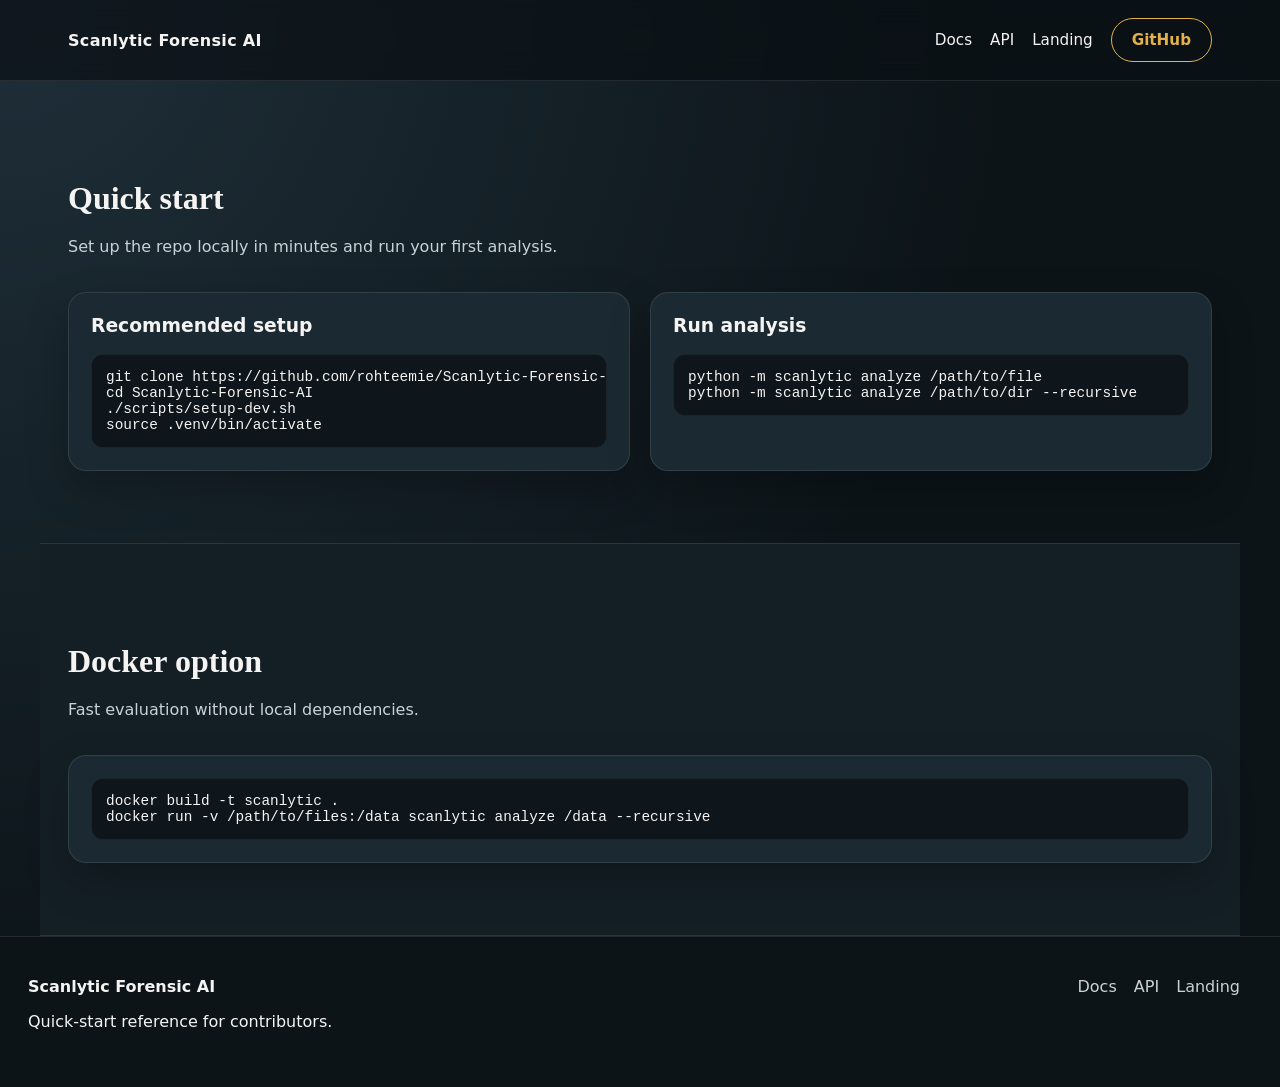
<file: site/docs/quickstart.html>
<!doctype html>
<html lang="en">
  <head>
    <meta charset="utf-8" />
    <meta name="viewport" content="width=device-width, initial-scale=1" />
    <title>Scanlytic Forensic AI | Quick Start</title>
    <meta name="description" content="Quick start guide for Scanlytic Forensic AI." />
    <link rel="stylesheet" href="../assets/css/style.css" />
  </head>
  <body>
    <header class="site-header">
      <nav class="nav">
        <div class="logo">Scanlytic Forensic AI</div>
        <div class="nav-links">
          <a href="./">Docs</a>
          <a href="api/">API</a>
          <a href="../">Landing</a>
          <a class="btn btn-outline" href="https://github.com/rohteemie/Scanlytic-Forensic-AI">GitHub</a>
        </div>
      </nav>
    </header>

    <main id="main">
      <section class="section">
        <div class="section-header">
          <h2>Quick start</h2>
          <p>Set up the repo locally in minutes and run your first analysis.</p>
        </div>
        <div class="grid two">
          <div class="card">
            <h3>Recommended setup</h3>
            <pre><code>git clone https://github.com/rohteemie/Scanlytic-Forensic-AI.git
cd Scanlytic-Forensic-AI
./scripts/setup-dev.sh
source .venv/bin/activate</code></pre>
          </div>
          <div class="card">
            <h3>Run analysis</h3>
            <pre><code>python -m scanlytic analyze /path/to/file
python -m scanlytic analyze /path/to/dir --recursive</code></pre>
          </div>
        </div>
      </section>

      <section class="section section-alt">
        <div class="section-header">
          <h2>Docker option</h2>
          <p>Fast evaluation without local dependencies.</p>
        </div>
        <div class="card">
          <pre><code>docker build -t scanlytic .
docker run -v /path/to/files:/data scanlytic analyze /data --recursive</code></pre>
        </div>
      </section>
    </main>

    <footer class="site-footer">
      <div>
        <strong>Scanlytic Forensic AI</strong>
        <p>Quick-start reference for contributors.</p>
      </div>
      <div>
        <a href="./">Docs</a>
        <a href="api/">API</a>
        <a href="../">Landing</a>
      </div>
    </footer>

    <script src="../assets/js/main.js"></script>
  </body>
</html>
</file>
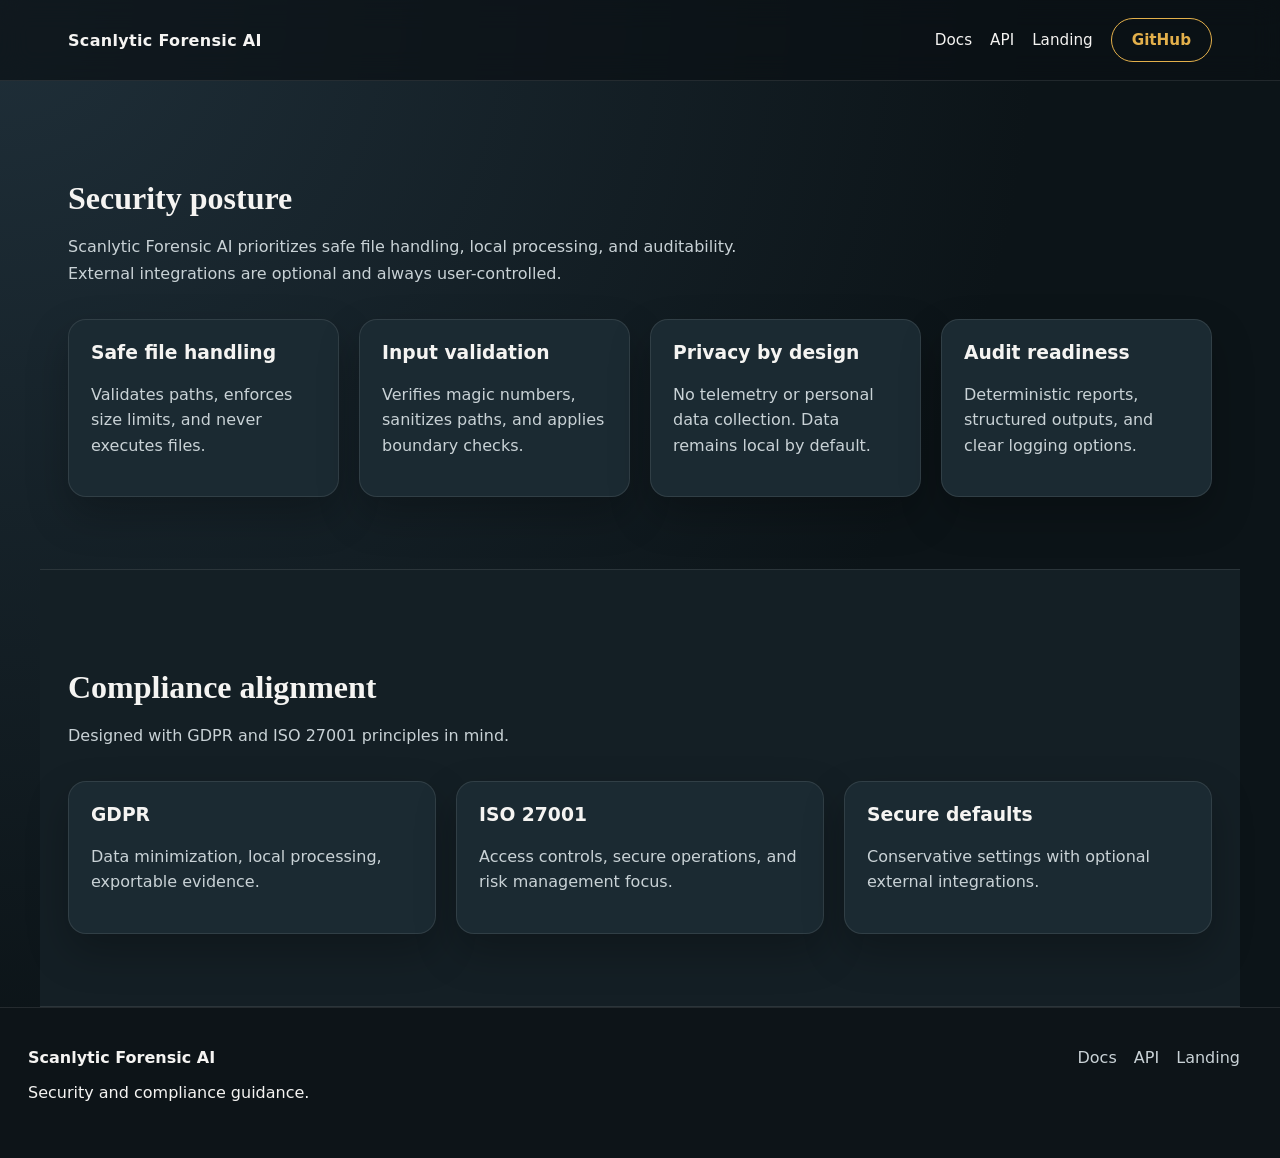
<file: site/docs/security.html>
<!doctype html>
<html lang="en">
  <head>
    <meta charset="utf-8" />
    <meta name="viewport" content="width=device-width, initial-scale=1" />
    <title>Scanlytic Forensic AI | Security</title>
    <meta name="description" content="Security and compliance notes for Scanlytic Forensic AI." />
    <link rel="stylesheet" href="../assets/css/style.css" />
  </head>
  <body>
    <header class="site-header">
      <nav class="nav">
        <div class="logo">Scanlytic Forensic AI</div>
        <div class="nav-links">
          <a href="./">Docs</a>
          <a href="api/">API</a>
          <a href="../">Landing</a>
          <a class="btn btn-outline" href="https://github.com/rohteemie/Scanlytic-Forensic-AI">GitHub</a>
        </div>
      </nav>
    </header>

    <main id="main">
      <section class="section">
        <div class="section-header">
          <h2>Security posture</h2>
          <p>
            Scanlytic Forensic AI prioritizes safe file handling, local processing, and auditability.
            External integrations are optional and always user-controlled.
          </p>
        </div>
        <div class="grid two">
          <div class="card">
            <h3>Safe file handling</h3>
            <p>Validates paths, enforces size limits, and never executes files.</p>
          </div>
          <div class="card">
            <h3>Input validation</h3>
            <p>Verifies magic numbers, sanitizes paths, and applies boundary checks.</p>
          </div>
          <div class="card">
            <h3>Privacy by design</h3>
            <p>No telemetry or personal data collection. Data remains local by default.</p>
          </div>
          <div class="card">
            <h3>Audit readiness</h3>
            <p>Deterministic reports, structured outputs, and clear logging options.</p>
          </div>
        </div>
      </section>

      <section class="section section-alt">
        <div class="section-header">
          <h2>Compliance alignment</h2>
          <p>Designed with GDPR and ISO 27001 principles in mind.</p>
        </div>
        <div class="grid three">
          <div class="card">
            <h3>GDPR</h3>
            <p>Data minimization, local processing, exportable evidence.</p>
          </div>
          <div class="card">
            <h3>ISO 27001</h3>
            <p>Access controls, secure operations, and risk management focus.</p>
          </div>
          <div class="card">
            <h3>Secure defaults</h3>
            <p>Conservative settings with optional external integrations.</p>
          </div>
        </div>
      </section>
    </main>

    <footer class="site-footer">
      <div>
        <strong>Scanlytic Forensic AI</strong>
        <p>Security and compliance guidance.</p>
      </div>
      <div>
        <a href="./">Docs</a>
        <a href="api/">API</a>
        <a href="../">Landing</a>
      </div>
    </footer>

    <script src="../assets/js/main.js"></script>
  </body>
</html>
</file>
<file: site/assets/css/style.css>
:root {
  --bg: #0f1a1f;
  --bg-alt: #141f25;
  --surface: #1b2a32;
  --surface-alt: #24343d;
  --text: #f5f4f2;
  --muted: #c9d2d6;
  --accent: #e3b04b;
  --accent-strong: #f2c868;
  --stroke: rgba(245, 244, 242, 0.1);
  --shadow: 0 24px 60px rgba(0, 0, 0, 0.35);
  --radius: 18px;
  --max-width: 1200px;
}

* {
  box-sizing: border-box;
}

body {
  margin: 0;
  font-family: "Space Grotesk", system-ui, sans-serif;
  background: radial-gradient(circle at top left, #1f2f39, #0c1418 60%);
  color: var(--text);
  min-height: 100vh;
}

a {
  color: inherit;
  text-decoration: none;
}

img {
  max-width: 100%;
}

.skip-link {
  position: absolute;
  left: -999px;
  top: 12px;
  background: var(--accent);
  color: #1b1b1b;
  padding: 8px 12px;
  border-radius: 8px;
  z-index: 10;
}

.skip-link:focus {
  left: 12px;
}

.site-header {
  position: sticky;
  top: 0;
  z-index: 100;
  backdrop-filter: blur(14px);
  background: rgba(10, 16, 20, 0.7);
  border-bottom: 1px solid var(--stroke);
}

.nav {
  max-width: var(--max-width);
  margin: 0 auto;
  padding: 18px 28px;
  display: flex;
  align-items: center;
  justify-content: space-between;
  gap: 16px;
}

.logo {
  font-weight: 700;
  letter-spacing: 0.02em;
}

.nav-links {
  display: flex;
  gap: 18px;
  align-items: center;
  font-size: 0.95rem;
}

.hero {
  display: grid;
  grid-template-columns: repeat(auto-fit, minmax(300px, 1fr));
  gap: 32px;
  padding: 72px 28px 32px;
  max-width: var(--max-width);
  margin: 0 auto;
}

.hero-content h1 {
  font-family: "Source Serif 4", serif;
  font-size: clamp(2.6rem, 3.3vw, 3.6rem);
  margin-bottom: 16px;
}

.eyebrow {
  text-transform: uppercase;
  letter-spacing: 0.18em;
  font-size: 0.75rem;
  color: var(--accent);
}

.lead {
  font-size: 1.1rem;
  line-height: 1.7;
  color: var(--muted);
}

.cta-row {
  display: flex;
  flex-wrap: wrap;
  gap: 16px;
  margin: 28px 0;
}

.btn {
  display: inline-flex;
  align-items: center;
  justify-content: center;
  padding: 12px 20px;
  border-radius: 999px;
  border: 1px solid transparent;
  font-weight: 600;
  transition: transform 0.2s ease, box-shadow 0.2s ease, border 0.2s ease;
}

.btn-primary {
  background: var(--accent);
  color: #1b1b1b;
  box-shadow: 0 12px 30px rgba(227, 176, 75, 0.35);
}

.btn-ghost {
  border-color: var(--stroke);
  color: var(--text);
}

.btn-outline {
  border-color: var(--accent);
  color: var(--accent);
}

.btn:hover {
  transform: translateY(-2px);
}

.hero-meta {
  display: grid;
  grid-template-columns: repeat(auto-fit, minmax(160px, 1fr));
  gap: 12px;
  margin-top: 24px;
}

.meta-label {
  display: block;
  font-size: 0.75rem;
  letter-spacing: 0.08em;
  text-transform: uppercase;
  color: var(--muted);
}

.meta-value {
  font-weight: 600;
}

.hero-panel {
  display: grid;
  gap: 18px;
}

.panel-card {
  background: linear-gradient(135deg, #1f313b 0%, #162229 100%);
  padding: 24px;
  border-radius: var(--radius);
  box-shadow: var(--shadow);
  border: 1px solid rgba(255, 255, 255, 0.06);
}

.panel-secondary {
  background: var(--surface-alt);
}

.panel-card ul {
  padding-left: 18px;
  margin: 16px 0 0;
  color: var(--muted);
}

.panel-metrics {
  display: grid;
  grid-template-columns: repeat(auto-fit, minmax(120px, 1fr));
  gap: 12px;
  margin-top: 16px;
}

.metric {
  font-size: 1.1rem;
  font-weight: 700;
}

.metric-label {
  font-size: 0.8rem;
  color: var(--muted);
}

.section {
  padding: 72px 28px;
  max-width: var(--max-width);
  margin: 0 auto;
}

.section-alt {
  background: var(--bg-alt);
  border-top: 1px solid var(--stroke);
  border-bottom: 1px solid var(--stroke);
}

.section-header {
  margin-bottom: 32px;
  max-width: 700px;
}

.section-header h2 {
  font-family: "Source Serif 4", serif;
  font-size: clamp(2rem, 2.4vw, 2.6rem);
  margin-bottom: 12px;
}

.section-header p {
  color: var(--muted);
  line-height: 1.7;
}

.grid {
  display: grid;
  gap: 20px;
}

.grid.two {
  grid-template-columns: repeat(auto-fit, minmax(260px, 1fr));
}

.grid.three {
  grid-template-columns: repeat(auto-fit, minmax(220px, 1fr));
}

.card {
  padding: 22px;
  border-radius: var(--radius);
  background: var(--surface);
  border: 1px solid var(--stroke);
  box-shadow: 0 18px 40px rgba(0, 0, 0, 0.25);
}

.card h3 {
  margin-top: 0;
}

.card p,
.card li {
  color: var(--muted);
  line-height: 1.6;
}

.link-card {
  transition: transform 0.2s ease, border 0.2s ease;
}

.link-card:hover {
  transform: translateY(-4px);
  border-color: rgba(227, 176, 75, 0.4);
}

.timeline {
  display: grid;
  gap: 16px;
}

.timeline-step {
  display: grid;
  grid-template-columns: auto 1fr;
  gap: 16px;
  padding: 18px 22px;
  border-radius: var(--radius);
  background: var(--surface);
  border: 1px solid var(--stroke);
}

.step-index {
  font-weight: 700;
  color: var(--accent);
}

pre {
  margin: 0;
  padding: 14px;
  background: #0f161b;
  border-radius: 12px;
  border: 1px solid rgba(255, 255, 255, 0.06);
  overflow-x: auto;
}

code {
  font-family: "Source Code Pro", ui-monospace, SFMono-Regular, SFMono-Regular, Menlo, Monaco, Consolas, "Liberation Mono", "Courier New", monospace;
  font-size: 0.9rem;
  color: #f5f4f2;
}

.site-footer {
  display: flex;
  flex-wrap: wrap;
  justify-content: space-between;
  gap: 16px;
  padding: 40px 28px;
  border-top: 1px solid var(--stroke);
  background: #0d1418;
}

.site-footer a {
  display: inline-block;
  margin-right: 12px;
  color: var(--muted);
}

.reveal {
  opacity: 0;
  transform: translateY(12px);
  transition: opacity 0.6s ease, transform 0.6s ease;
}

.reveal.visible {
  opacity: 1;
  transform: translateY(0);
}

@media (prefers-reduced-motion: reduce) {
  .reveal {
    opacity: 1;
    transform: none;
    transition: none;
  }
}

@media (max-width: 960px) {
  .nav {
    flex-direction: column;
    align-items: flex-start;
  }

  .nav-links {
    flex-wrap: wrap;
  }
}

@media (max-width: 680px) {
  .hero {
    padding-top: 56px;
  }

  .cta-row {
    flex-direction: column;
    align-items: stretch;
  }

  .site-footer {
    flex-direction: column;
    align-items: flex-start;
  }
}
</file>
